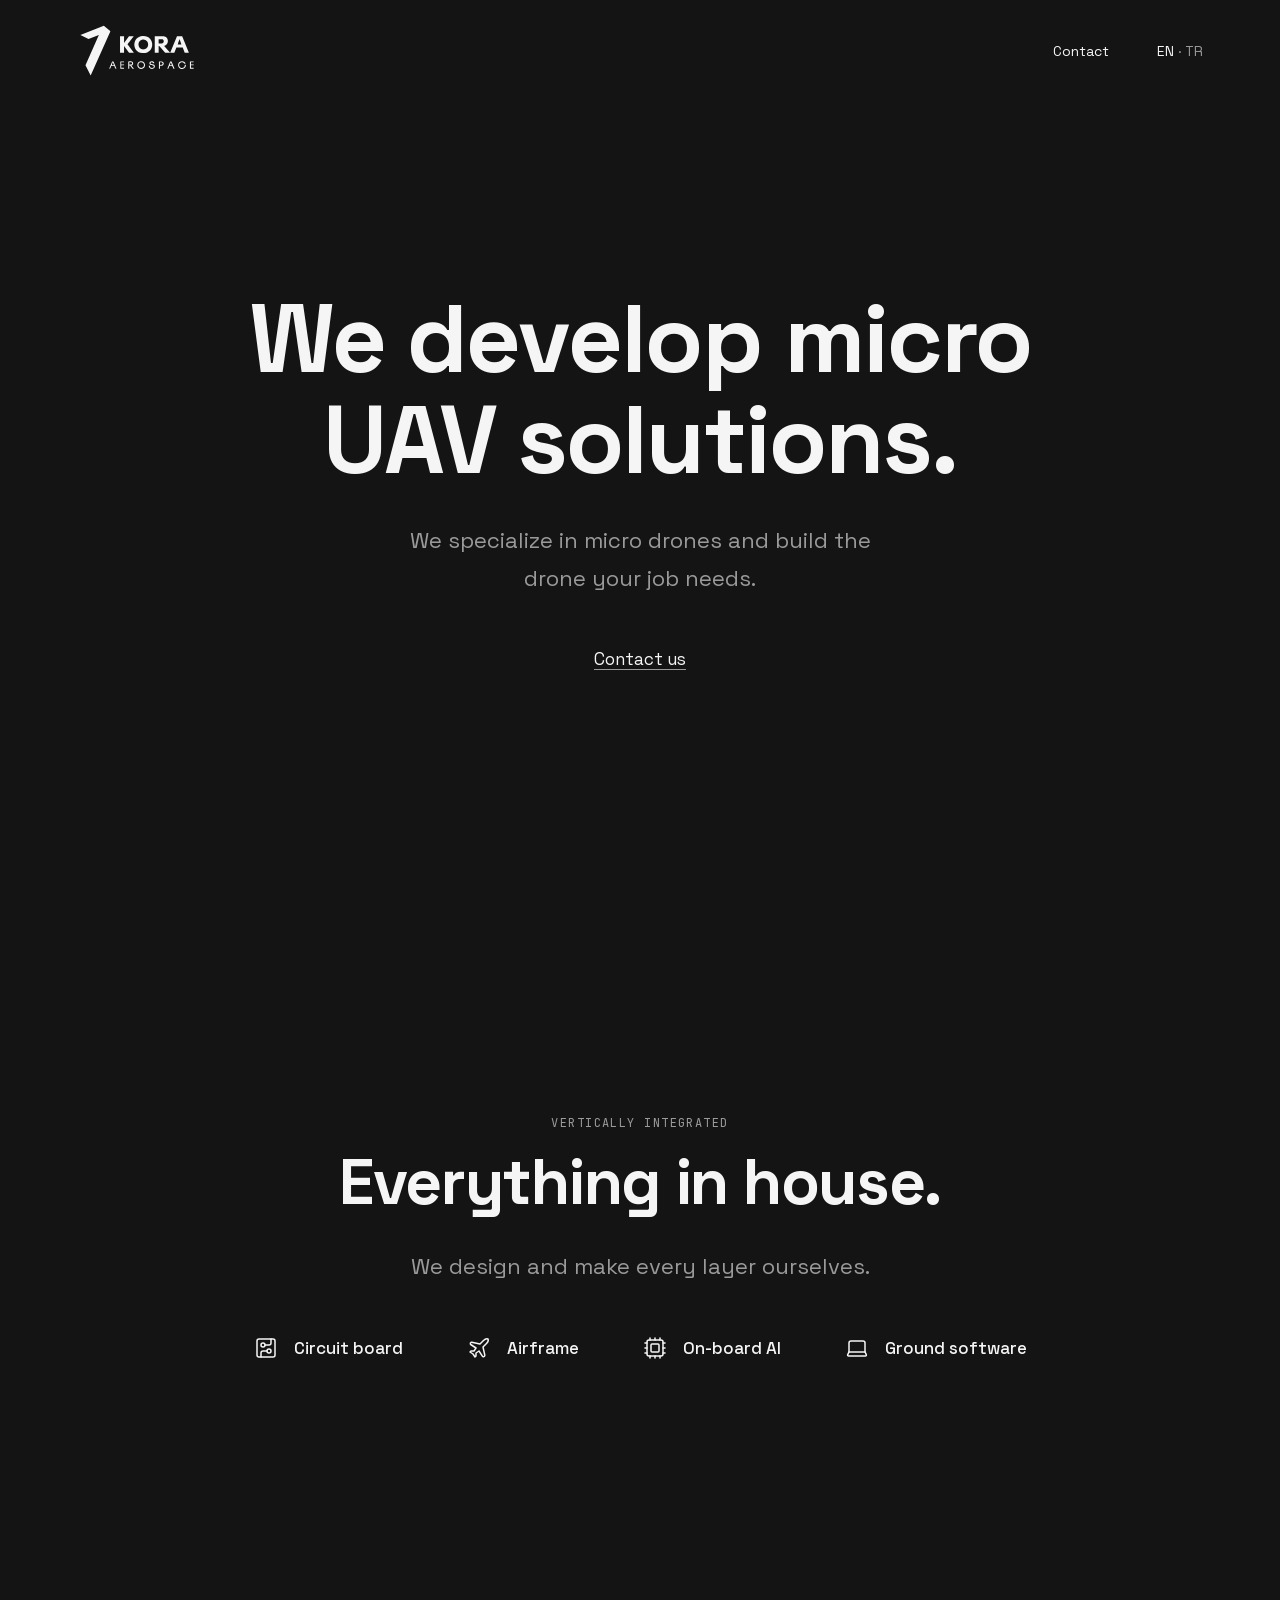
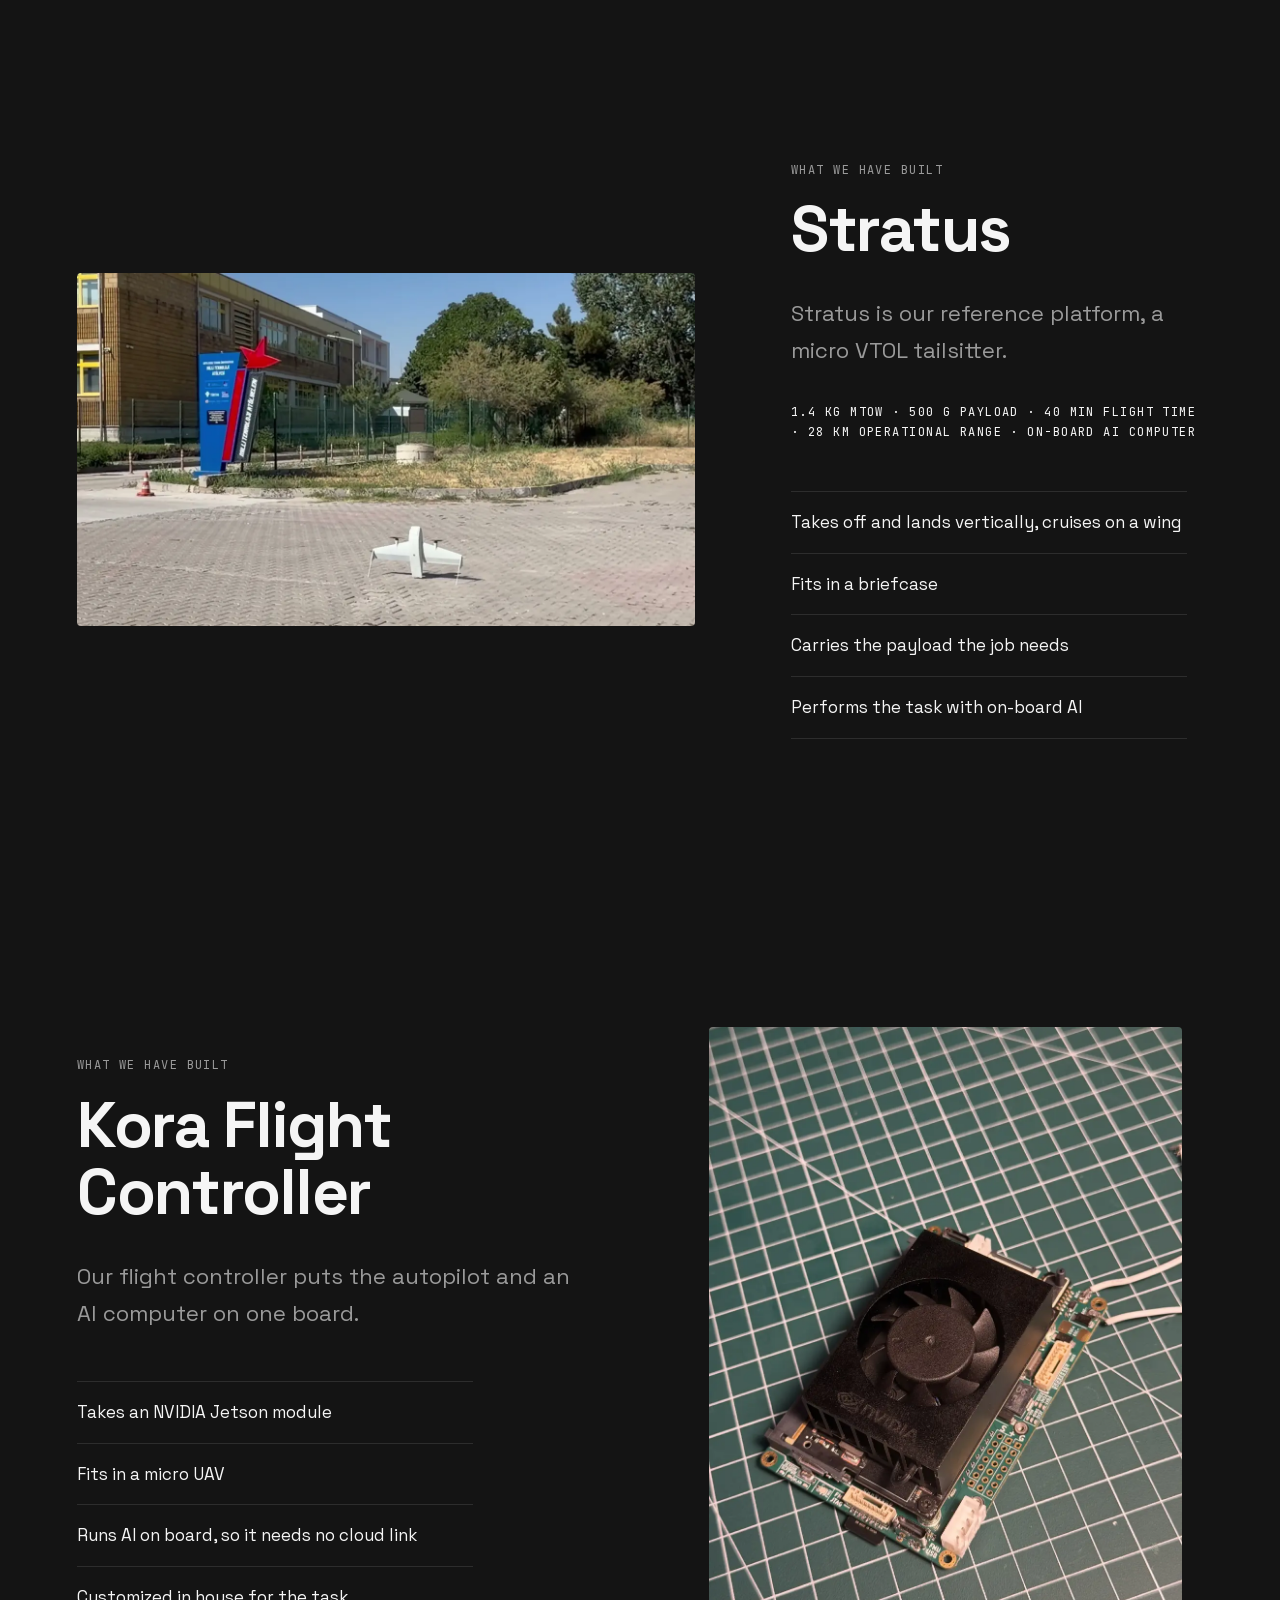
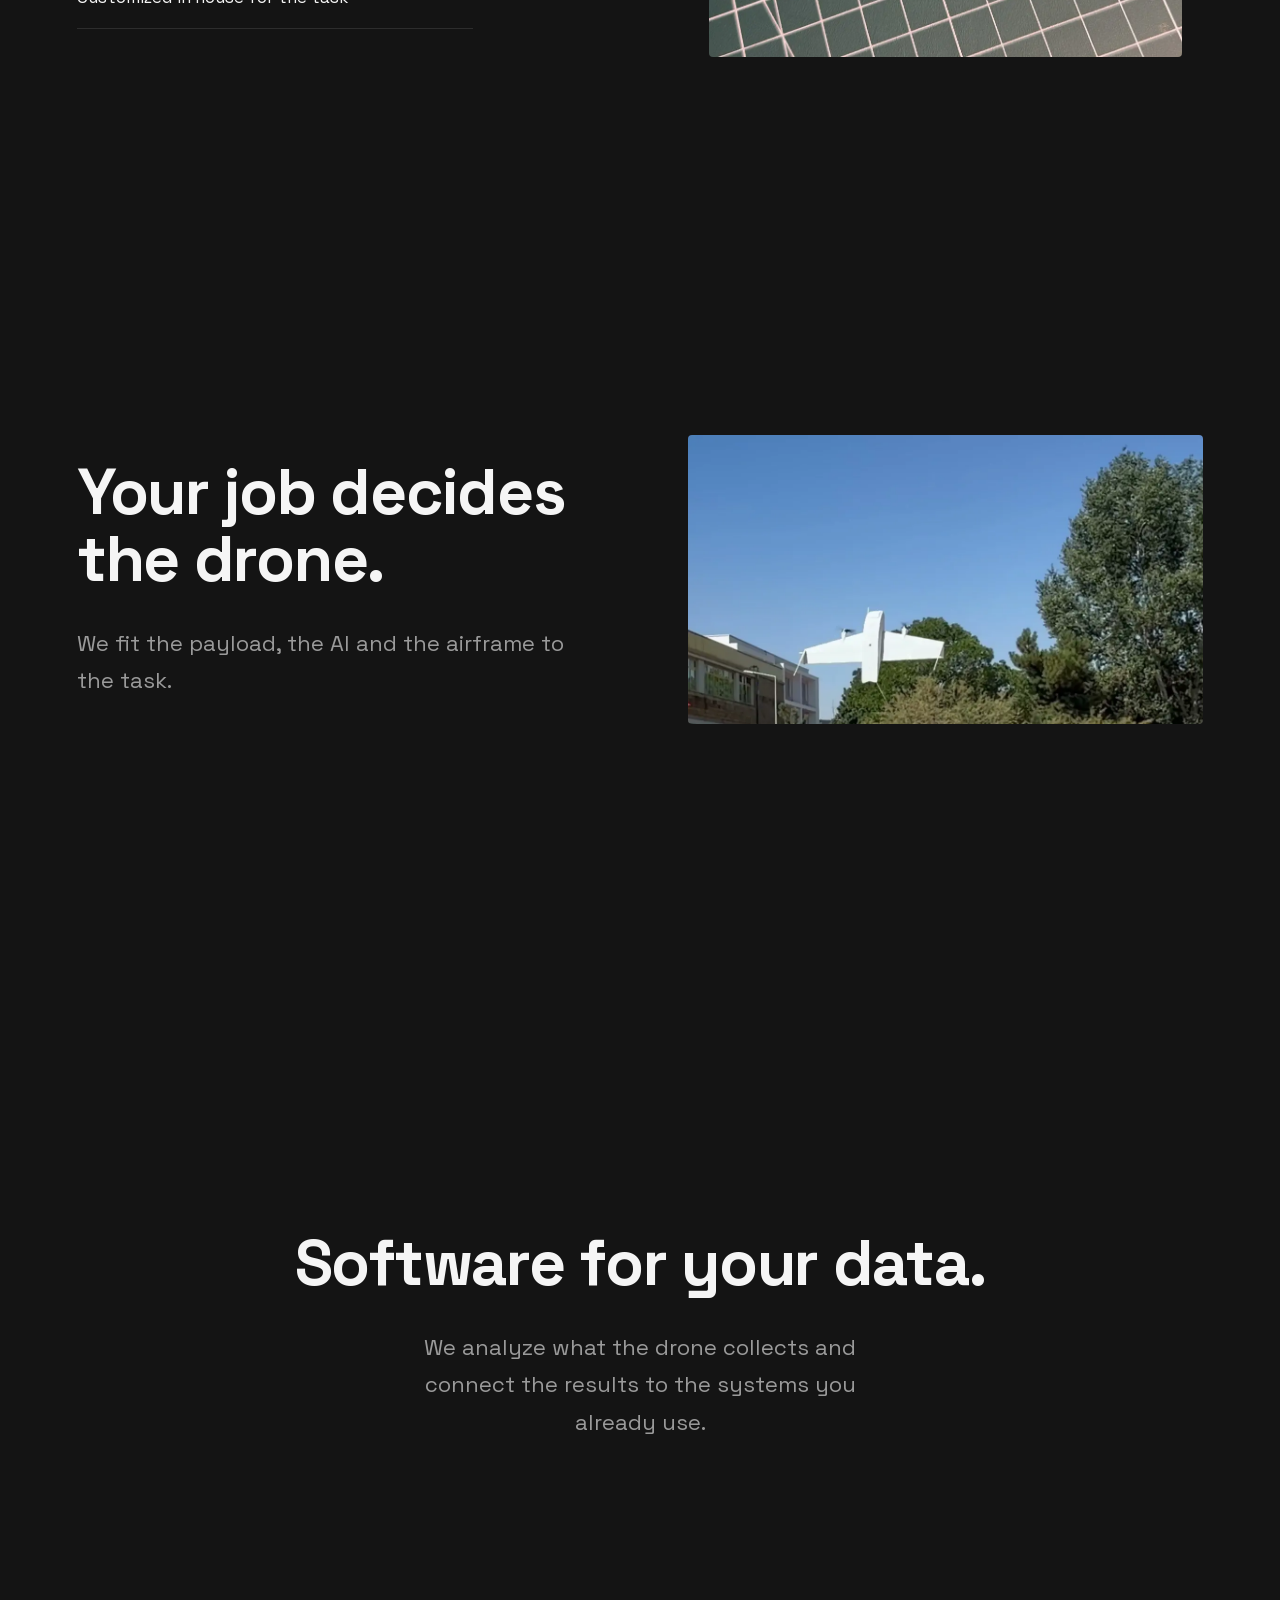
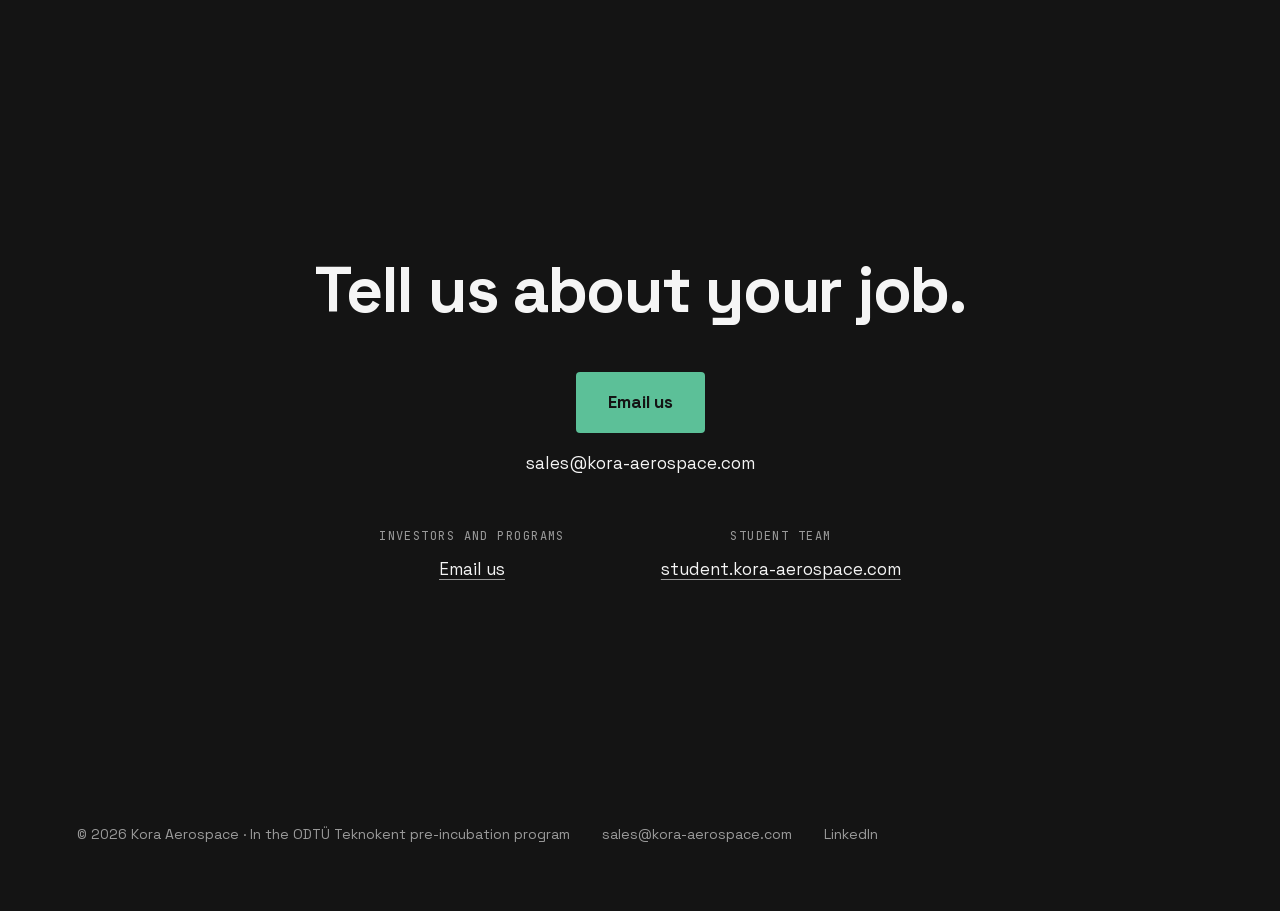
<file: index.html>
<!doctype html>
<html lang="en">
<head>
  <meta charset="utf-8">
  <meta name="viewport" content="width=device-width, initial-scale=1">
  <title>Kora Aerospace | Micro UAV solutions</title>
  <meta name="description" content="Kora Aerospace develops micro UAV solutions: drones built for the job, our own flight controller, and software for data analysis and integration.">
  <meta name="color-scheme" content="dark">
  <meta name="theme-color" content="#141414">
  <link rel="canonical" href="https://www.kora-aerospace.com/">
  <link rel="alternate" hreflang="en" href="https://www.kora-aerospace.com/">
  <link rel="alternate" hreflang="tr" href="https://www.kora-aerospace.com/tr/">
  <link rel="alternate" hreflang="x-default" href="https://www.kora-aerospace.com/">
  <meta property="og:type" content="website">
  <meta property="og:url" content="https://www.kora-aerospace.com/">
  <meta property="og:locale" content="en_US">
  <meta property="og:locale:alternate" content="tr_TR">
  <meta property="og:title" content="Kora Aerospace">
  <meta property="og:description" content="We specialize in micro drones and build the drone your job needs.">
  <meta property="og:image" content="https://www.kora-aerospace.com/media/og.jpg">
  <link rel="icon" href="/favicon.ico" sizes="48x48">
  <link rel="icon" href="/favicon.svg" type="image/svg+xml">
  <link rel="apple-touch-icon" href="/apple-touch-icon.png">
  <link rel="preload" href="/fonts/space-grotesk-latin.woff2" as="font" type="font/woff2" crossorigin>
  <link rel="stylesheet" href="/tokens.css">
  <link rel="stylesheet" href="/styles.css">
</head>
<body>
  <header class="wrap top">
    <a href="/"><img src="/media/kora-logo-on-dark.svg" alt="Kora Aerospace" width="120" height="56"></a>
    <nav>
      <a href="#contact">Contact</a>
      <span class="lang"><a href="/" hreflang="en" aria-current="page">EN</a> · <a href="/tr/" hreflang="tr" lang="tr">TR</a></span>
    </nav>
  </header>

  <main>
    <section class="wrap hero">
      <h1>We develop micro UAV solutions.</h1>
      <p class="lead">We specialize in micro drones and build the drone your job needs.</p>
      <p class="actions"><a href="#contact">Contact us</a></p>
    </section>

    <section class="wrap center inhouse">
      <p class="label">Vertically integrated</p>
      <h2>Everything in house.</h2>
      <p class="lead">We design and make every layer ourselves.</p>
      <!-- Icons: Lucide 1.47.0 (ISC, see LICENSES/) -->
      <ul class="layers">
        <li><svg class="icon" viewBox="0 0 24 24" aria-hidden="true"><rect width="18" height="18" x="3" y="3" rx="2"/><path d="M11 9h4a2 2 0 0 0 2-2V3"/><circle cx="9" cy="9" r="2"/><path d="M7 21v-4a2 2 0 0 1 2-2h4"/><circle cx="15" cy="15" r="2"/></svg>Circuit board</li>
        <li><svg class="icon" viewBox="0 0 24 24" aria-hidden="true"><path d="M17.8 19.2 16 11l3.5-3.5C21 6 21.5 4 21 3c-1-.5-3 0-4.5 1.5L13 8 4.8 6.2c-.5-.1-.9.1-1.1.5l-.3.5c-.2.5-.1 1 .3 1.3L9 12l-2 3H4l-1 1 3 2 2 3 1-1v-3l3-2 3.5 5.3c.3.4.8.5 1.3.3l.5-.2c.4-.3.6-.7.5-1.2z"/></svg>Airframe</li>
        <li><svg class="icon" viewBox="0 0 24 24" aria-hidden="true"><path d="M12 20v2M12 2v2M17 20v2M17 2v2M2 12h2M2 17h2M2 7h2M20 12h2M20 17h2M20 7h2M7 20v2M7 2v2"/><rect x="4" y="4" width="16" height="16" rx="2"/><rect x="8" y="8" width="8" height="8" rx="1"/></svg>On-board AI</li>
        <li><svg class="icon" viewBox="0 0 24 24" aria-hidden="true"><path d="M18 5a2 2 0 0 1 2 2v8.526a2 2 0 0 0 .212.897l1.068 2.127a1 1 0 0 1-.9 1.45H3.62a1 1 0 0 1-.9-1.45l1.068-2.127A2 2 0 0 0 4 15.526V7a2 2 0 0 1 2-2z"/><path d="M20.054 15.987H3.946"/></svg>Ground software</li>
      </ul>
    </section>

    <section class="wrap split wide" id="work">
      <figure class="clip">
        <video muted loop playsinline preload="none" poster="/media/takeoff-poster.webp" width="1280" height="732" aria-label="Stratus takes off vertically on a test flight">
          <source src="/media/takeoff-1280.mp4" type="video/mp4" media="(prefers-reduced-motion: no-preference) and (min-width: 761px)">
          <source src="/media/takeoff-720.mp4" type="video/mp4" media="(prefers-reduced-motion: no-preference)">
        </video>
        <button type="button" class="label pause" hidden>Pause</button>
      </figure>
      <div class="text">
        <p class="label">What we have built</p>
        <h2>Stratus</h2>
        <p class="lead">Stratus is our reference platform, a micro VTOL tailsitter.</p>
        <p class="label spec"><span>1.4 kg MTOW</span> · <span>500 g payload</span> · <span>40 min flight time</span> · <span>28 km operational range</span> · <span>On-board AI computer</span></p>
        <ul class="features">
          <li>Takes off and lands vertically, cruises on a wing</li>
          <li>Fits in a briefcase</li>
          <li>Carries the payload the job needs</li>
          <li>Performs the task with on-board AI</li>
        </ul>
      </div>
    </section>

    <section class="wrap split flip">
      <img src="/media/fc-jetson-angle.webp" alt="Kora Flight Controller with an NVIDIA Jetson module and its fan" width="975" height="1300" loading="lazy" decoding="async">
      <div class="text">
        <p class="label">What we have built</p>
        <h2>Kora Flight Controller</h2>
        <p class="lead">Our flight controller puts the autopilot and an AI computer on one board.</p>
        <ul class="features">
          <li>Takes an NVIDIA Jetson module</li>
          <li>Fits in a micro UAV</li>
          <li>Runs AI on board, so it needs no cloud link</li>
          <li>Customized in house for the task</li>
        </ul>
      </div>
    </section>

    <section class="wrap split">
      <div class="text">
        <h2>Your job decides the drone.</h2>
        <p class="lead">We fit the payload, the AI and the airframe to the task.</p>
      </div>
      <img src="/media/tailsitter-climb.webp" alt="Stratus climbing on a test flight" width="1100" height="618" loading="lazy" decoding="async">
    </section>

    <section class="wrap center">
      <h2>Software for your data.</h2>
      <p class="lead">We analyze what the drone collects and connect the results to the systems you already use.</p>
    </section>

    <section class="wrap contact" id="contact">
      <h2>Tell us about your job.</h2>
      <p class="actions"><a class="btn" href="mailto:sales@kora-aerospace.com">Email us</a></p>
      <p class="note">sales@kora-aerospace.com</p>
      <ul class="contacts">
        <li><span class="label">Investors and programs</span><a href="mailto:sales@kora-aerospace.com?subject=Investor%20inquiry">Email us</a></li>
        <li><span class="label">Student team</span><a href="https://student.kora-aerospace.com/">student.kora-aerospace.com</a></li>
      </ul>
    </section>
  </main>

  <footer class="wrap">
    <span>© 2026 Kora Aerospace · In the ODTÜ Teknokent pre-incubation program</span>
    <a href="mailto:sales@kora-aerospace.com">sales@kora-aerospace.com</a>
    <a href="https://www.linkedin.com/company/kora-aerospace">LinkedIn</a>
  </footer>

  <script>
    // The Stratus clip plays (muted, looped) while it is on screen, so it costs nothing until then.
    // With reduced motion no <source> matches: it never plays and the pause button stays hidden.
    // The pause button meets WCAG 2.2.2; a clip the visitor paused stays paused.
    const clip = document.querySelector('.clip video'), pause = clip.nextElementSibling;
    let paused = false;
    clip.addEventListener('playing', () => { pause.hidden = false; pause.textContent = pause.dataset.pause || 'Pause'; });
    clip.addEventListener('pause', () => { pause.textContent = pause.dataset.play || 'Play'; });
    pause.addEventListener('click', () => { paused = !clip.paused; paused ? clip.pause() : clip.play(); });
    new IntersectionObserver(([e]) => {
      if (!e.isIntersecting) clip.pause();
      else if (!paused && clip.currentSrc) clip.play().catch(() => {});
    }, { threshold: 0.5 }).observe(clip);
  </script>
</body>
</html>
</file>
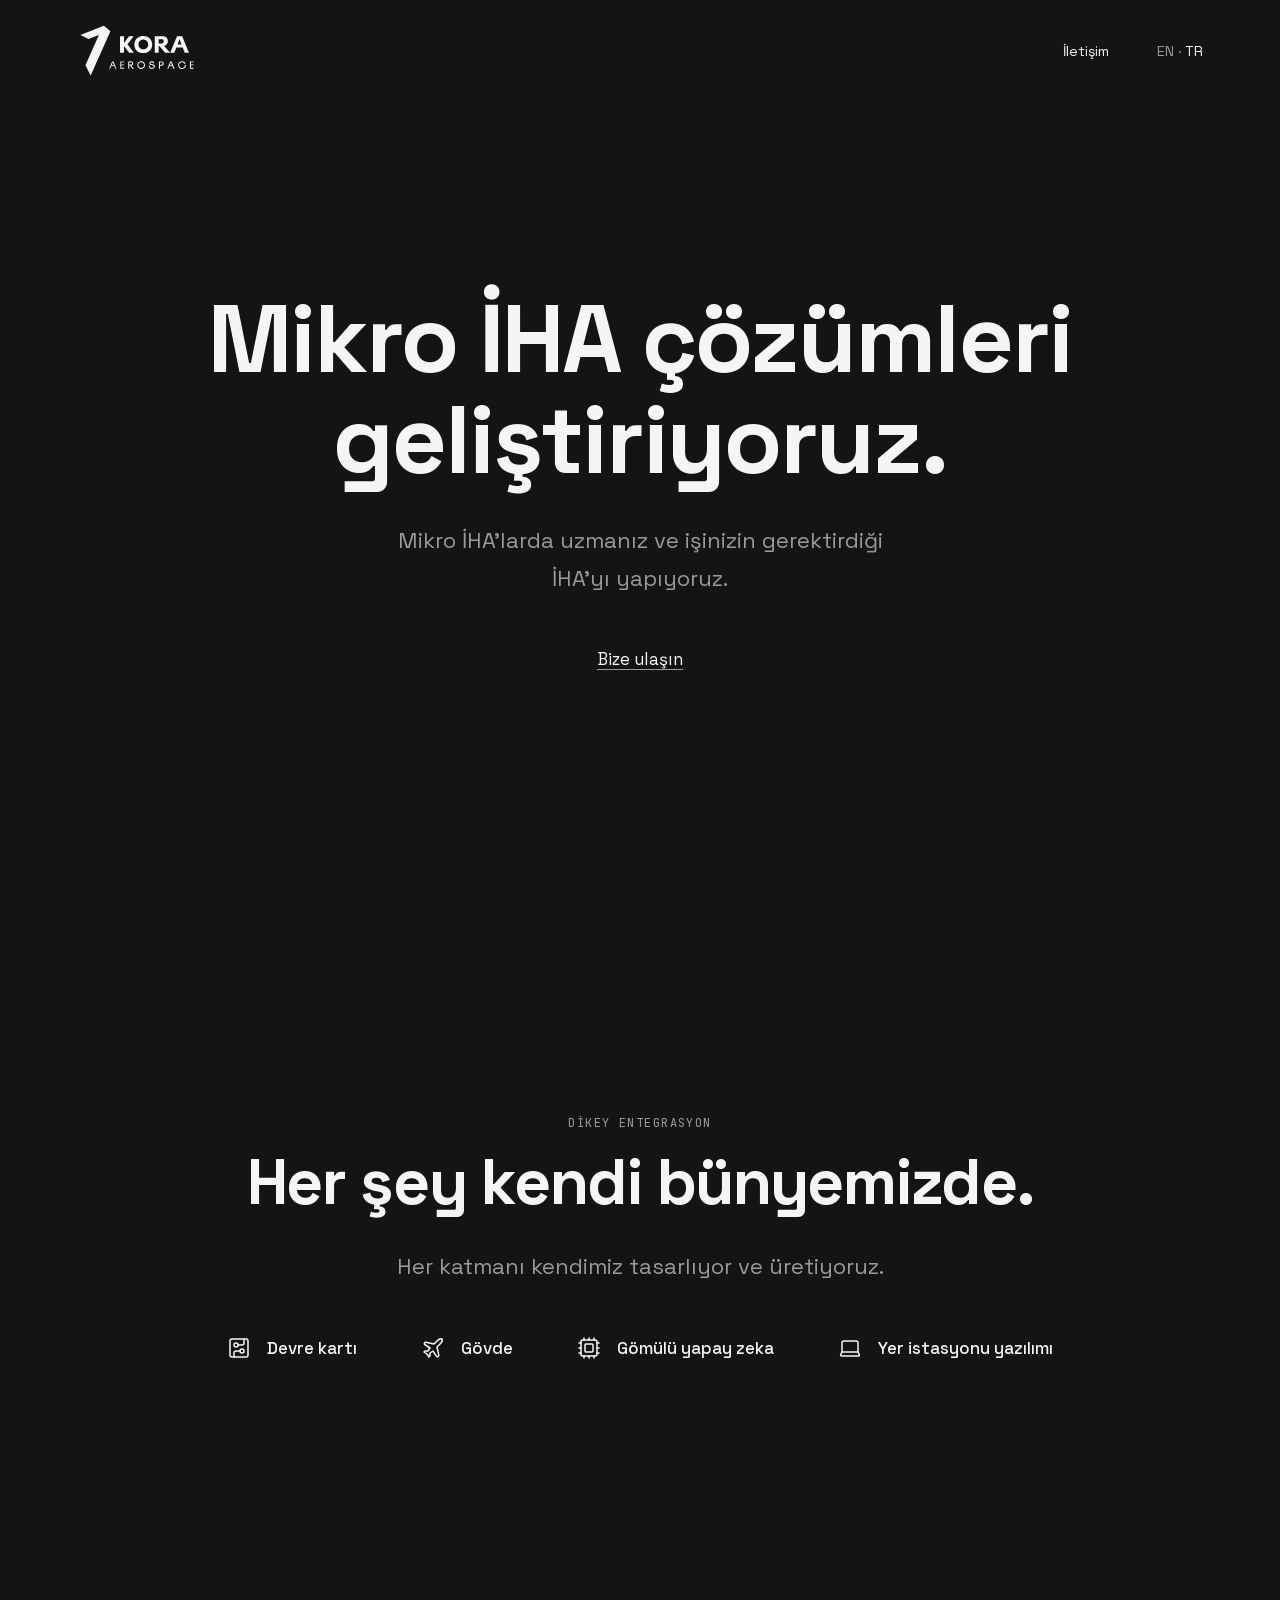
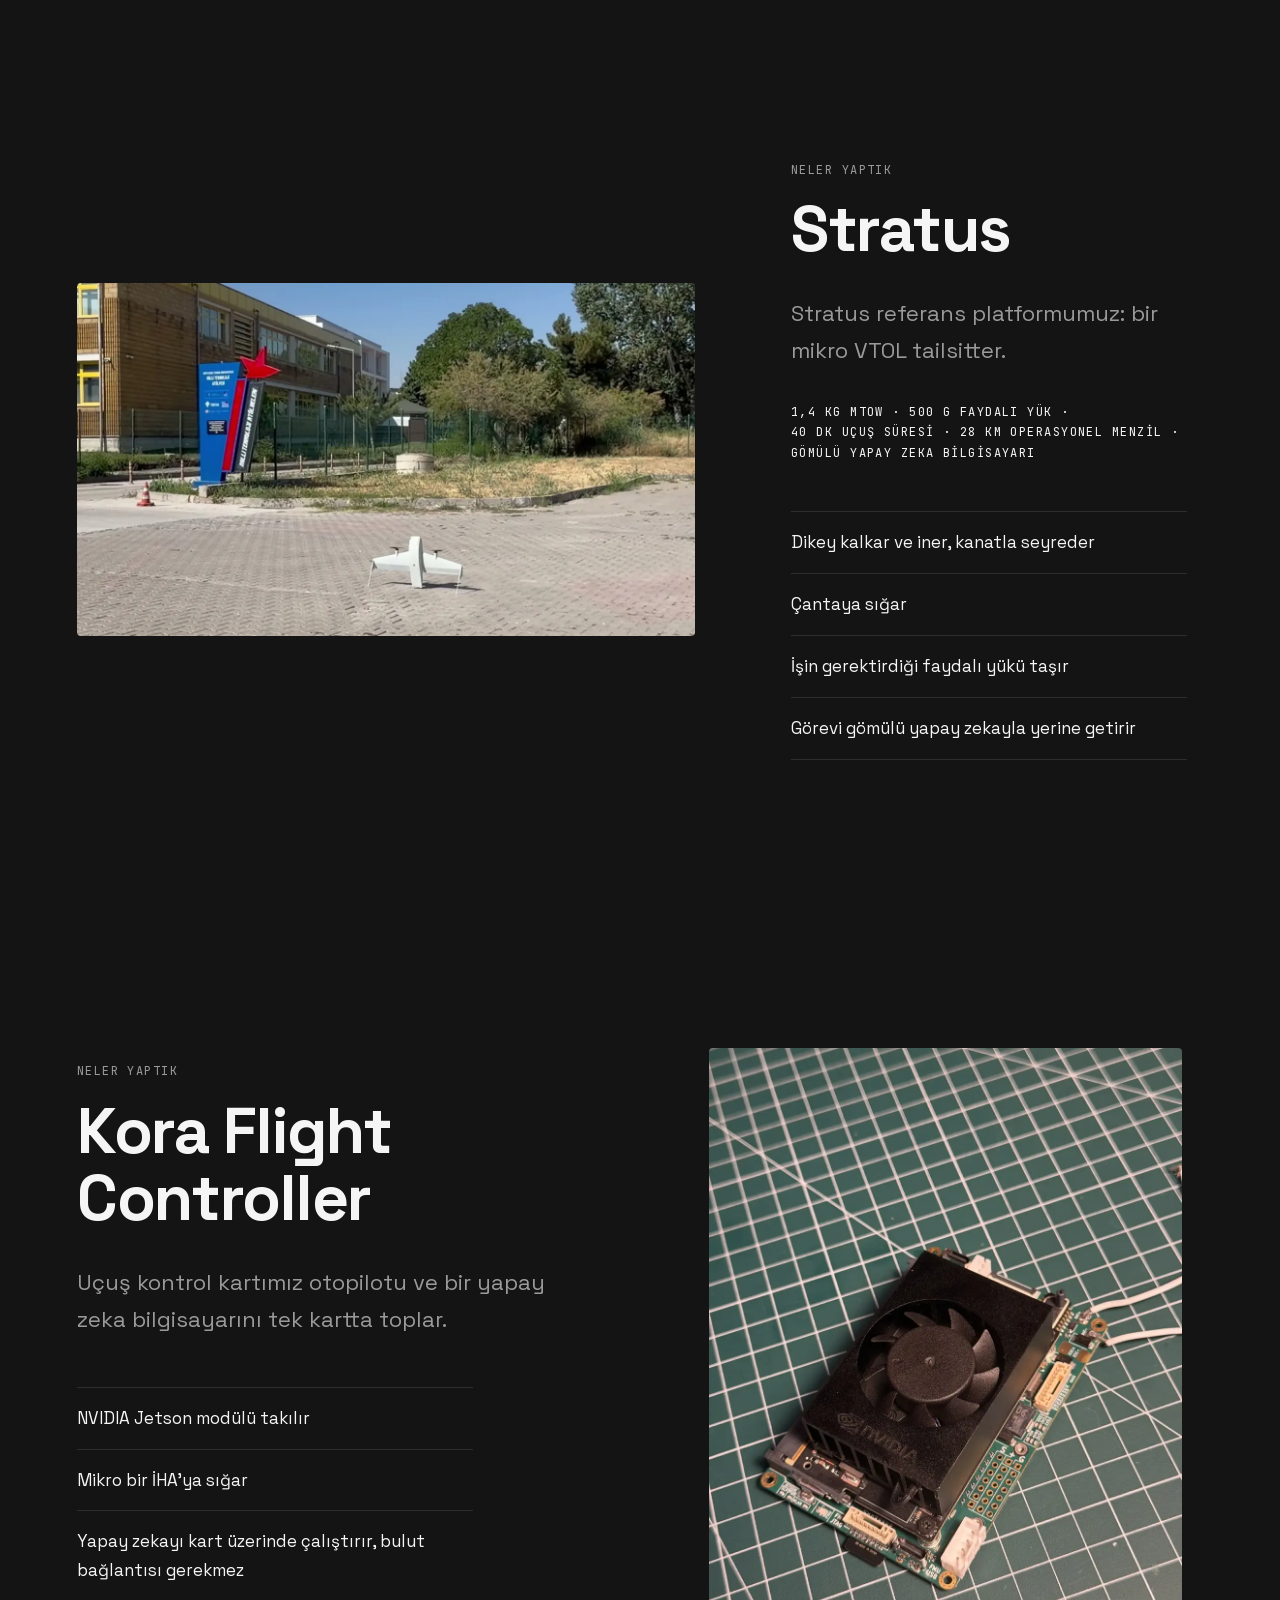
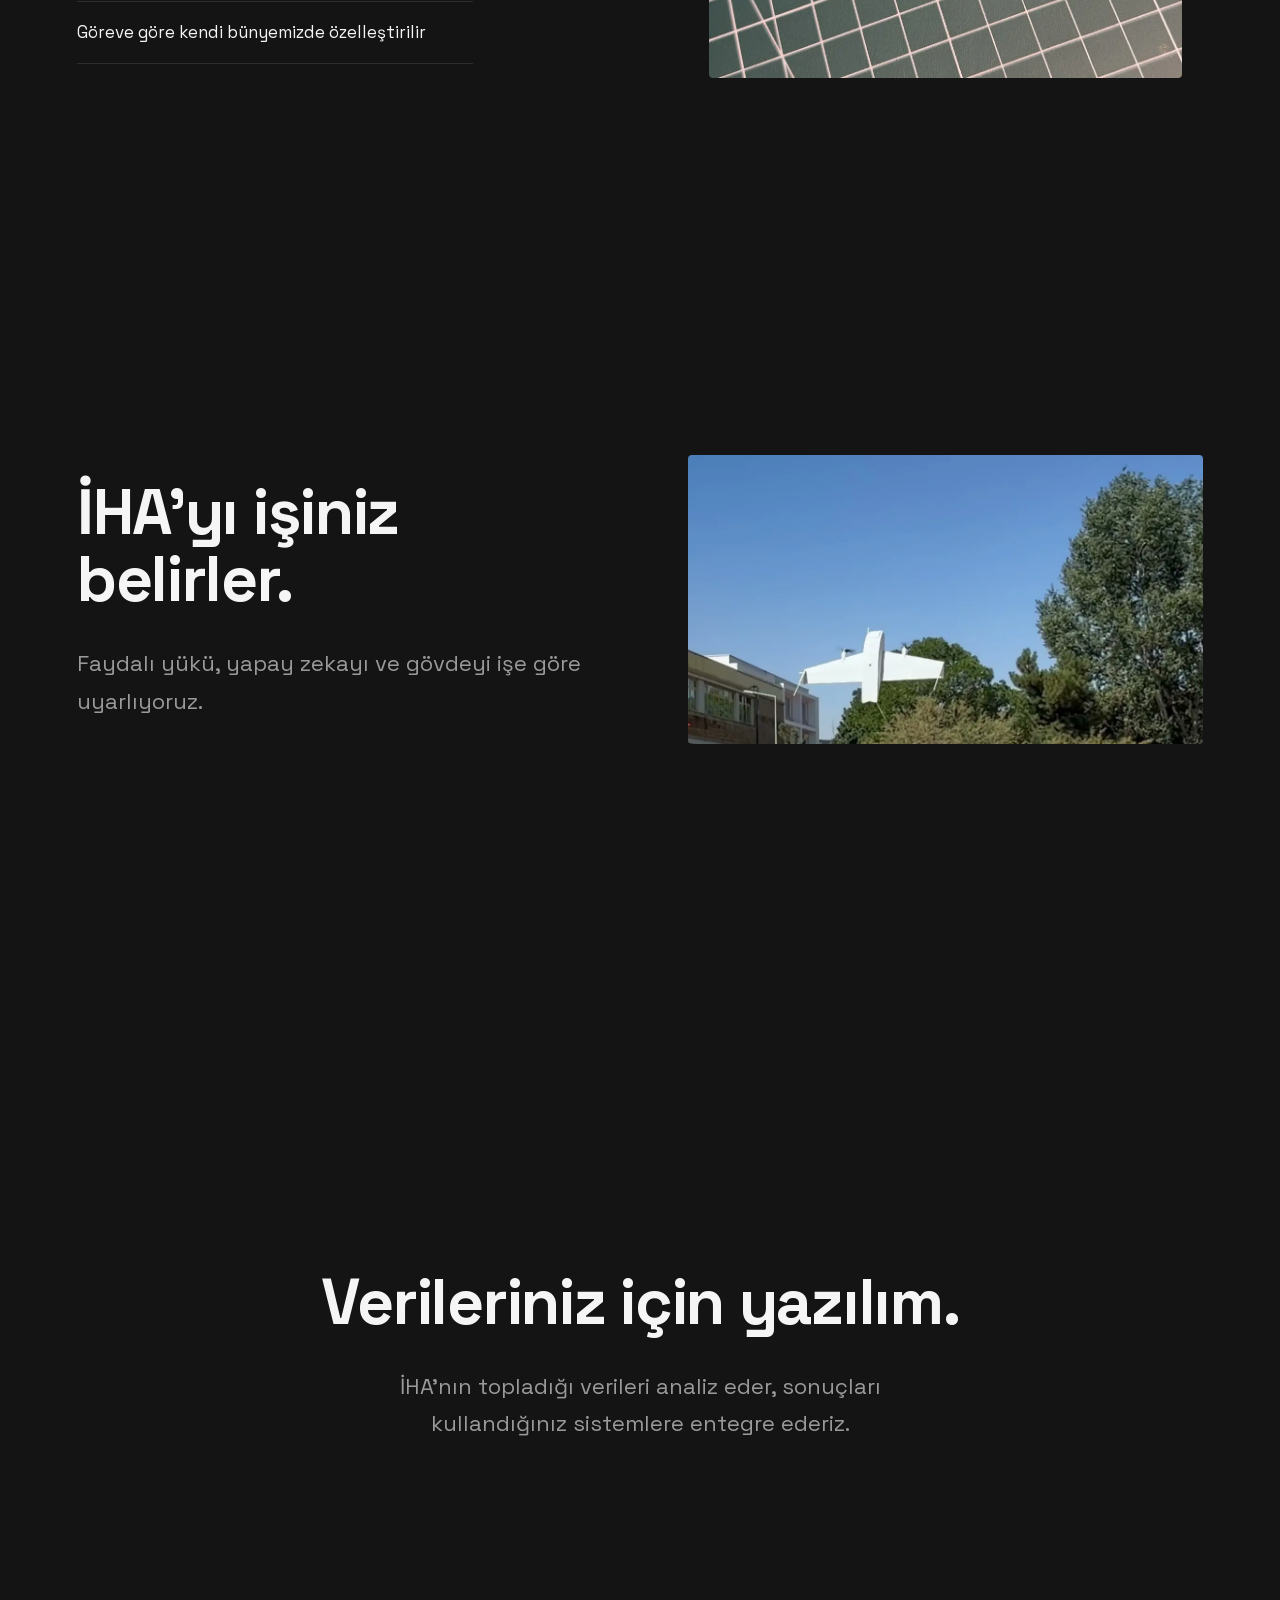
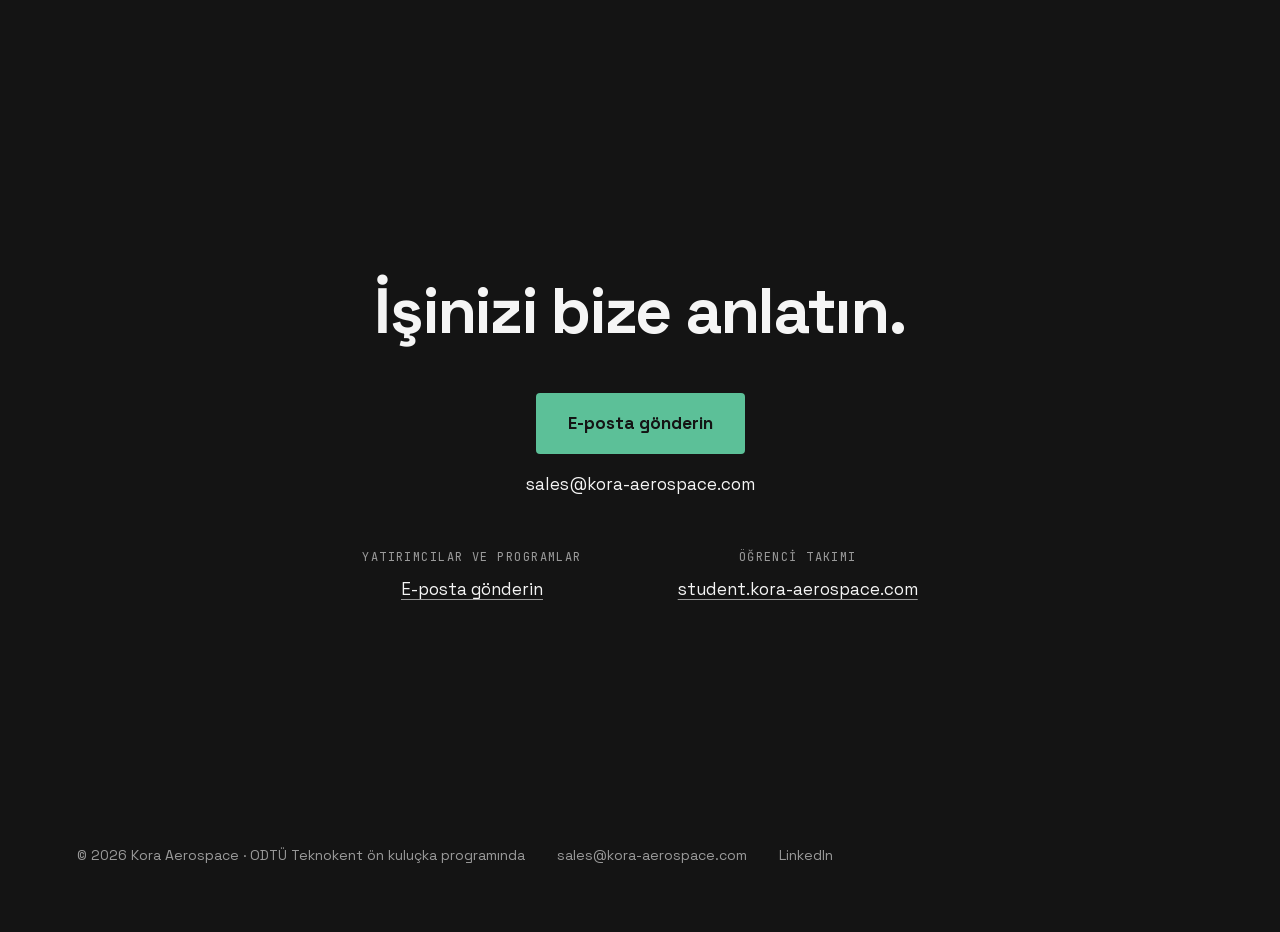
<file: tr/index.html>
<!doctype html>
<html lang="tr">
<head>
  <meta charset="utf-8">
  <meta name="viewport" content="width=device-width, initial-scale=1">
  <title>Kora Aerospace | Mikro İHA çözümleri</title>
  <meta name="description" content="Kora Aerospace mikro İHA çözümleri geliştirir: işe göre İHA'lar, kendi uçuş kontrol kartımız, veri analizi ve entegrasyon için yazılım.">
  <meta name="color-scheme" content="dark">
  <meta name="theme-color" content="#141414">
  <link rel="canonical" href="https://www.kora-aerospace.com/tr/">
  <link rel="alternate" hreflang="en" href="https://www.kora-aerospace.com/">
  <link rel="alternate" hreflang="tr" href="https://www.kora-aerospace.com/tr/">
  <link rel="alternate" hreflang="x-default" href="https://www.kora-aerospace.com/">
  <meta property="og:type" content="website">
  <meta property="og:url" content="https://www.kora-aerospace.com/tr/">
  <meta property="og:locale" content="tr_TR">
  <meta property="og:locale:alternate" content="en_US">
  <meta property="og:title" content="Kora Aerospace">
  <meta property="og:description" content="Mikro İHA'larda uzmanız ve işinizin gerektirdiği İHA'yı yapıyoruz.">
  <meta property="og:image" content="https://www.kora-aerospace.com/media/og.jpg">
  <link rel="icon" href="/favicon.ico" sizes="48x48">
  <link rel="icon" href="/favicon.svg" type="image/svg+xml">
  <link rel="apple-touch-icon" href="/apple-touch-icon.png">
  <link rel="preload" href="/fonts/space-grotesk-latin.woff2" as="font" type="font/woff2" crossorigin>
  <link rel="stylesheet" href="/tokens.css">
  <link rel="stylesheet" href="/styles.css">
</head>
<body>
  <header class="wrap top">
    <a href="/tr/"><img src="/media/kora-logo-on-dark.svg" alt="Kora Aerospace" width="120" height="56"></a>
    <nav>
      <a href="#contact">İletişim</a>
      <span class="lang"><a href="/" hreflang="en" lang="en">EN</a> · <a href="/tr/" hreflang="tr" aria-current="page">TR</a></span>
    </nav>
  </header>

  <main>
    <section class="wrap hero">
      <h1>Mikro İHA çözümleri geliştiriyoruz.</h1>
      <p class="lead">Mikro İHA'larda uzmanız ve işinizin gerektirdiği İHA'yı yapıyoruz.</p>
      <p class="actions"><a href="#contact">Bize ulaşın</a></p>
    </section>

    <section class="wrap center inhouse">
      <p class="label">Dikey entegrasyon</p>
      <h2>Her şey kendi bünyemizde.</h2>
      <p class="lead">Her katmanı kendimiz tasarlıyor ve üretiyoruz.</p>
      <!-- Icons: Lucide 1.47.0 (ISC, see LICENSES/) -->
      <ul class="layers">
        <li><svg class="icon" viewBox="0 0 24 24" aria-hidden="true"><rect width="18" height="18" x="3" y="3" rx="2"/><path d="M11 9h4a2 2 0 0 0 2-2V3"/><circle cx="9" cy="9" r="2"/><path d="M7 21v-4a2 2 0 0 1 2-2h4"/><circle cx="15" cy="15" r="2"/></svg>Devre kartı</li>
        <li><svg class="icon" viewBox="0 0 24 24" aria-hidden="true"><path d="M17.8 19.2 16 11l3.5-3.5C21 6 21.5 4 21 3c-1-.5-3 0-4.5 1.5L13 8 4.8 6.2c-.5-.1-.9.1-1.1.5l-.3.5c-.2.5-.1 1 .3 1.3L9 12l-2 3H4l-1 1 3 2 2 3 1-1v-3l3-2 3.5 5.3c.3.4.8.5 1.3.3l.5-.2c.4-.3.6-.7.5-1.2z"/></svg>Gövde</li>
        <li><svg class="icon" viewBox="0 0 24 24" aria-hidden="true"><path d="M12 20v2M12 2v2M17 20v2M17 2v2M2 12h2M2 17h2M2 7h2M20 12h2M20 17h2M20 7h2M7 20v2M7 2v2"/><rect x="4" y="4" width="16" height="16" rx="2"/><rect x="8" y="8" width="8" height="8" rx="1"/></svg>Gömülü yapay zeka</li>
        <li><svg class="icon" viewBox="0 0 24 24" aria-hidden="true"><path d="M18 5a2 2 0 0 1 2 2v8.526a2 2 0 0 0 .212.897l1.068 2.127a1 1 0 0 1-.9 1.45H3.62a1 1 0 0 1-.9-1.45l1.068-2.127A2 2 0 0 0 4 15.526V7a2 2 0 0 1 2-2z"/><path d="M20.054 15.987H3.946"/></svg>Yer istasyonu yazılımı</li>
      </ul>
    </section>

    <section class="wrap split wide" id="work">
      <figure class="clip">
        <video muted loop playsinline preload="none" poster="/media/takeoff-poster.webp" width="1280" height="732" aria-label="Stratus bir deneme uçuşunda dikey kalkıyor">
          <source src="/media/takeoff-1280.mp4" type="video/mp4" media="(prefers-reduced-motion: no-preference) and (min-width: 761px)">
          <source src="/media/takeoff-720.mp4" type="video/mp4" media="(prefers-reduced-motion: no-preference)">
        </video>
        <button type="button" class="label pause" data-pause="Durdur" data-play="Oynat" hidden>Durdur</button>
      </figure>
      <div class="text">
        <p class="label">Neler yaptık</p>
        <h2>Stratus</h2>
        <p class="lead">Stratus referans platformumuz: bir mikro VTOL tailsitter.</p>
        <p class="label spec"><span>1,4 kg MTOW</span> · <span>500 g faydalı yük</span> · <span>40 dk uçuş süresi</span> · <span>28 km operasyonel menzil</span> · <span>Gömülü yapay zeka bilgisayarı</span></p>
        <ul class="features">
          <li>Dikey kalkar ve iner, kanatla seyreder</li>
          <li>Çantaya sığar</li>
          <li>İşin gerektirdiği faydalı yükü taşır</li>
          <li>Görevi gömülü yapay zekayla yerine getirir</li>
        </ul>
      </div>
    </section>

    <section class="wrap split flip">
      <img src="/media/fc-jetson-angle.webp" alt="NVIDIA Jetson modülü ve fanıyla Kora Flight Controller" width="975" height="1300" loading="lazy" decoding="async">
      <div class="text">
        <p class="label">Neler yaptık</p>
        <h2>Kora Flight Controller</h2>
        <p class="lead">Uçuş kontrol kartımız otopilotu ve bir yapay zeka bilgisayarını tek kartta toplar.</p>
        <ul class="features">
          <li>NVIDIA Jetson modülü takılır</li>
          <li>Mikro bir İHA'ya sığar</li>
          <li>Yapay zekayı kart üzerinde çalıştırır, bulut bağlantısı gerekmez</li>
          <li>Göreve göre kendi bünyemizde özelleştirilir</li>
        </ul>
      </div>
    </section>

    <section class="wrap split">
      <div class="text">
        <h2>İHA'yı işiniz belirler.</h2>
        <p class="lead">Faydalı yükü, yapay zekayı ve gövdeyi işe göre uyarlıyoruz.</p>
      </div>
      <img src="/media/tailsitter-climb.webp" alt="Deneme uçuşunda tırmanan Stratus" width="1100" height="618" loading="lazy" decoding="async">
    </section>

    <section class="wrap center">
      <h2>Verileriniz için yazılım.</h2>
      <p class="lead">İHA'nın topladığı verileri analiz eder, sonuçları kullandığınız sistemlere entegre ederiz.</p>
    </section>

    <section class="wrap contact" id="contact">
      <h2>İşinizi bize anlatın.</h2>
      <p class="actions"><a class="btn" href="mailto:sales@kora-aerospace.com">E-posta gönderin</a></p>
      <p class="note">sales@kora-aerospace.com</p>
      <ul class="contacts">
        <li><span class="label">Yatırımcılar ve programlar</span><a href="mailto:sales@kora-aerospace.com?subject=Yat%C4%B1r%C4%B1mc%C4%B1%20g%C3%B6r%C3%BC%C5%9Fmesi">E-posta gönderin</a></li>
        <li><span class="label">Öğrenci takımı</span><a href="https://student.kora-aerospace.com/">student.kora-aerospace.com</a></li>
      </ul>
    </section>
  </main>

  <footer class="wrap">
    <span>© 2026 Kora Aerospace · ODTÜ Teknokent ön kuluçka programında</span>
    <a href="mailto:sales@kora-aerospace.com">sales@kora-aerospace.com</a>
    <a href="https://www.linkedin.com/company/kora-aerospace">LinkedIn</a>
  </footer>

  <script>
    // The Stratus clip plays (muted, looped) while it is on screen, so it costs nothing until then.
    // With reduced motion no <source> matches: it never plays and the pause button stays hidden.
    // The pause button meets WCAG 2.2.2; a clip the visitor paused stays paused.
    const clip = document.querySelector('.clip video'), pause = clip.nextElementSibling;
    let paused = false;
    clip.addEventListener('playing', () => { pause.hidden = false; pause.textContent = pause.dataset.pause || 'Pause'; });
    clip.addEventListener('pause', () => { pause.textContent = pause.dataset.play || 'Play'; });
    pause.addEventListener('click', () => { paused = !clip.paused; paused ? clip.pause() : clip.play(); });
    new IntersectionObserver(([e]) => {
      if (!e.isIntersecting) clip.pause();
      else if (!paused && clip.currentSrc) clip.play().catch(() => {});
    }, { threshold: 0.5 }).observe(clip);
  </script>
</body>
</html>
</file>
<file: tokens.css>
/* Kora Aerospace design tokens v3 (2026-10-20). Rules: design/DESIGN.md.
   Fonts are self-hosted by each site; this file loads nothing. */

:root {
  /* Color: dark first, from the recruitment poster */
  --kora-bg: #141414;          /* page background */
  --kora-surface: #1e1e1e;     /* cards, panels */
  --kora-line: #2d2d2d;        /* borders, dividers */
  --kora-text: #f5f5f5;        /* primary text */
  --kora-text-muted: #9a9a9a;  /* secondary text */
  --kora-green: #5cc098;       /* small accents only: the main button, link hover/focus. Never headlines. */
  --kora-green-dim: #3e8a6c;   /* hover/pressed */
  --kora-on-green: #141414;    /* text on green */

  /* Type: big steps between levels, so hierarchy comes from size and weight */
  --kora-font: 'Space Grotesk', 'Helvetica Neue', Arial, sans-serif;
  --kora-font-mono: 'JetBrains Mono', ui-monospace, monospace;
  --kora-fs-display: clamp(3rem, 8vw, 6rem);       /* 48 to 96px */
  --kora-fs-h1: clamp(2.25rem, 5vw, 4rem);         /* 36 to 64px */
  --kora-fs-h2: clamp(1.375rem, 2.2vw, 1.75rem);   /* 22 to 28px */
  --kora-fs-lead: clamp(1.125rem, 1.8vw, 1.375rem);/* 18 to 22px, under a heading */
  --kora-fs-body: 1.0625rem;                       /* 17px */
  --kora-fs-small: 0.875rem;
  --kora-fs-label: 0.75rem;    /* mono, uppercase, letter-spacing .12em */
  --kora-lh: 1.7;
  --kora-lh-tight: 1.05;
  --kora-measure: 36ch;        /* max line length of lead and body text */

  /* Space: 8px grid, larger top end */
  --kora-s1: 0.5rem;           /* 8 */
  --kora-s2: 1rem;             /* 16 */
  --kora-s3: 1.5rem;           /* 24 */
  --kora-s4: 2rem;             /* 32 */
  --kora-s6: 3rem;             /* 48 */
  --kora-s8: 4rem;             /* 64 */
  --kora-s12: 6rem;            /* 96 */
  --kora-s16: 8rem;            /* 128 */
  --kora-s20: 10rem;           /* 160 */
  --kora-gutter: clamp(1.5rem, 6vw, 6rem);         /* page side margin: 24 to 96px */
  --kora-section: clamp(6rem, 16vh, 10rem);        /* padding above and below each section: 96 to 160px */
  --kora-stack: var(--kora-s4);                    /* heading to text */
  --kora-max: 1200px;          /* content width, inside the gutters */

  --kora-radius: 4px;
  --kora-ease: 300ms cubic-bezier(.2, 0, 0, 1);    /* calm, no bounce */
}

/* Light surfaces (print, documents): swap only these */
.kora-light {
  --kora-bg: #f5f5f5;
  --kora-surface: #ffffff;
  --kora-line: #dddddd;
  --kora-text: #141414;
  --kora-text-muted: #5a5a5a;
  --kora-green: #2f8a66;       /* darker green keeps AA contrast on light */
}
</file>
<file: styles.css>
/* Layout only. Colors, type and space come from tokens.css (copy of design/tokens.css). */

/* Self-hosted fonts (SIL OFL 1.1, see LICENSES/): faster than Google Fonts and no visitor data to Google. */
@font-face { font-family: 'Space Grotesk'; font-weight: 400 700; font-display: swap; src: url(/fonts/space-grotesk-latin.woff2) format('woff2'); unicode-range: U+0000-00FF, U+0131, U+0152-0153, U+02BB-02BC, U+02C6, U+02DA, U+02DC, U+0304, U+0308, U+0329, U+2000-206F, U+20AC, U+2122, U+2191, U+2193, U+2212, U+2215, U+FEFF, U+FFFD; }
@font-face { font-family: 'Space Grotesk'; font-weight: 400 700; font-display: swap; src: url(/fonts/space-grotesk-latin-ext.woff2) format('woff2'); unicode-range: U+0100-02BA, U+02BD-02C5, U+02C7-02CC, U+02CE-02D7, U+02DD-02FF, U+0304, U+0308, U+0329, U+1D00-1DBF, U+1E00-1E9F, U+1EF2-1EFF, U+2020, U+20A0-20AB, U+20AD-20C4, U+2113, U+2C60-2C7F, U+A720-A7FF; }
@font-face { font-family: 'JetBrains Mono'; font-weight: 400; font-display: swap; src: url(/fonts/jetbrains-mono-latin.woff2) format('woff2'); unicode-range: U+0000-00FF, U+0131, U+0152-0153, U+02BB-02BC, U+02C6, U+02DA, U+02DC, U+0304, U+0308, U+0329, U+2000-206F, U+20AC, U+2122, U+2191, U+2193, U+2212, U+2215, U+FEFF, U+FFFD; }
@font-face { font-family: 'JetBrains Mono'; font-weight: 400; font-display: swap; src: url(/fonts/jetbrains-mono-latin-ext.woff2) format('woff2'); unicode-range: U+0100-02BA, U+02BD-02C5, U+02C7-02CC, U+02CE-02D7, U+02DD-02FF, U+0304, U+0308, U+0329, U+1D00-1DBF, U+1E00-1E9F, U+1EF2-1EFF, U+2020, U+20A0-20AB, U+20AD-20C4, U+2113, U+2C60-2C7F, U+A720-A7FF; }

* { box-sizing: border-box; }
body {
  margin: 0;
  background: var(--kora-bg);
  color: var(--kora-text);
  font: 400 var(--kora-fs-body)/var(--kora-lh) var(--kora-font);
  -webkit-font-smoothing: antialiased;
}
@media (prefers-reduced-motion: no-preference) { html { scroll-behavior: smooth; } }
img { display: block; max-width: 100%; height: auto; }
a { color: inherit; transition: color var(--kora-ease), background-color var(--kora-ease); }
h1, h2, h3, p, ul, figure { margin: 0; }
h1, h2, h3 { font-weight: 700; line-height: var(--kora-lh-tight); letter-spacing: -0.02em; text-wrap: balance; }

/* Scale: display, h1, h2, lead, body, small, label. */
h1 { font-size: var(--kora-fs-display); }
h2 { font-size: var(--kora-fs-h1); }
h3 { font-size: var(--kora-fs-h2); }
.lead { font-size: var(--kora-fs-lead); color: var(--kora-text-muted); max-width: var(--kora-measure); }
.label { font: 400 var(--kora-fs-label)/var(--kora-lh) var(--kora-font-mono); text-transform: uppercase; letter-spacing: 0.12em; color: var(--kora-text-muted); }
footer { font-size: var(--kora-fs-small); color: var(--kora-text-muted); }

/* Space: one idea per screen, empty space instead of lines. */
.wrap { max-width: calc(var(--kora-max) + 2 * var(--kora-gutter)); margin-inline: auto; padding-inline: var(--kora-gutter); }
section { padding-block: var(--kora-section); }
section > * + *, .text > * + * { margin-top: var(--kora-stack); }
.label + h2 { margin-top: var(--kora-s2); }
.actions, .contacts, .features, .layers { margin-top: var(--kora-s6); }

.top { display: flex; align-items: center; justify-content: space-between; padding-block: var(--kora-s3); }
/* Wraps below the logo only on very narrow screens, so no item is ever cut off. */
.top { flex-wrap: wrap; gap: var(--kora-s2); }
.top nav { display: flex; gap: var(--kora-s6); font-size: var(--kora-fs-small); }
.top a { text-decoration: none; }
.top nav a:is(:hover, :focus-visible) { color: var(--kora-green); }
.lang, .lang a { color: var(--kora-text-muted); }
.lang a[aria-current] { color: var(--kora-text); }

.hero, .center, .contact { display: flex; flex-direction: column; align-items: center; text-align: center; }
.hero, .center { justify-content: center; }

.split { display: grid; grid-template-columns: 1fr 1fr; gap: var(--kora-s12); align-items: center; }
.split > * { margin-top: 0; }
.flip > :first-child { order: 2; }
.split > img { justify-self: center; max-height: 70vh; width: auto; border-radius: var(--kora-radius); }
/* Stratus clip: a wider column keeps the product large. */
.wide { grid-template-columns: 3fr 2fr; }
.clip { position: relative; }
.spec { color: var(--kora-text); }
.spec span { white-space: nowrap; }
.clip video { display: block; width: 100%; height: auto; border-radius: var(--kora-radius); }
.pause {
  position: absolute; right: var(--kora-s2); bottom: var(--kora-s2); padding: var(--kora-s1) var(--kora-s2);
  border: 0; border-radius: var(--kora-radius); cursor: pointer;
  background: color-mix(in srgb, var(--kora-bg) 60%, transparent); color: var(--kora-text);
}
.pause:is(:hover, :focus-visible) { color: var(--kora-green); }

.btn {
  display: inline-block; padding: var(--kora-s2) var(--kora-s4); border-radius: var(--kora-radius);
  background: var(--kora-green); color: var(--kora-on-green); font-weight: 700; text-decoration: none;
}
.btn:is(:hover, :focus-visible) { background: var(--kora-green-dim); }
:focus-visible { outline: 2px solid var(--kora-green); outline-offset: 4px; }

.features { list-style: none; padding: 0; max-width: var(--kora-measure); }
.features li { padding-block: var(--kora-s2); border-top: 1px solid var(--kora-line); }
.features li:last-child { border-bottom: 1px solid var(--kora-line); }

.layers { list-style: none; padding: 0; display: grid; grid-template-columns: 1fr 1fr; gap: var(--kora-s4) var(--kora-s6); }
.layers li { display: flex; align-items: center; gap: var(--kora-s2); font-weight: 500; text-align: left; }
/* In-house section: the layers in one row, icons in white so the section stands out. */
.inhouse .layers { grid-template-columns: repeat(4, auto); justify-content: center; gap: var(--kora-s4) var(--kora-s8); }
.inhouse .icon { stroke: var(--kora-text); }
.icon { flex: none; width: 24px; height: 24px; fill: none; stroke: var(--kora-text-muted); stroke-width: 1.5; stroke-linecap: round; stroke-linejoin: round; }

/* Contact: each link says what it does (mail or site) under a small label. */
.contact .note { margin-top: var(--kora-s2); }
.contacts { list-style: none; padding: 0; display: flex; flex-wrap: wrap; justify-content: center; gap: var(--kora-s4) var(--kora-s12); }
.contacts li { display: flex; flex-direction: column; align-items: center; gap: var(--kora-s1); }
.actions a:not(.btn), .contacts a { text-decoration-color: var(--kora-text-muted); text-underline-offset: 4px; }
.actions a:not(.btn):is(:hover, :focus-visible), .contacts a:is(:hover, :focus-visible) { color: var(--kora-green); }

footer { display: flex; flex-wrap: wrap; gap: var(--kora-s1) var(--kora-s4); padding-block: var(--kora-s12) var(--kora-s8); }
footer a { text-decoration: none; }
footer a:is(:hover, :focus-visible) { color: var(--kora-green); }

@media (min-width: 761px) {
  /* About 80vh; keeps the next headline below the fold of a section-aligned screen at any height. */
  .hero, .split, .center { min-height: calc(100vh - var(--kora-section)); }
}
@media (max-width: 760px) {
  .split { grid-template-columns: 1fr; gap: var(--kora-s8); }
  .flip > :first-child { order: 0; }
  .split > img { width: 100%; max-height: none; }
  .layers, .inhouse .layers { grid-template-columns: auto auto; gap: var(--kora-s3) var(--kora-s6); }
}
</file>
